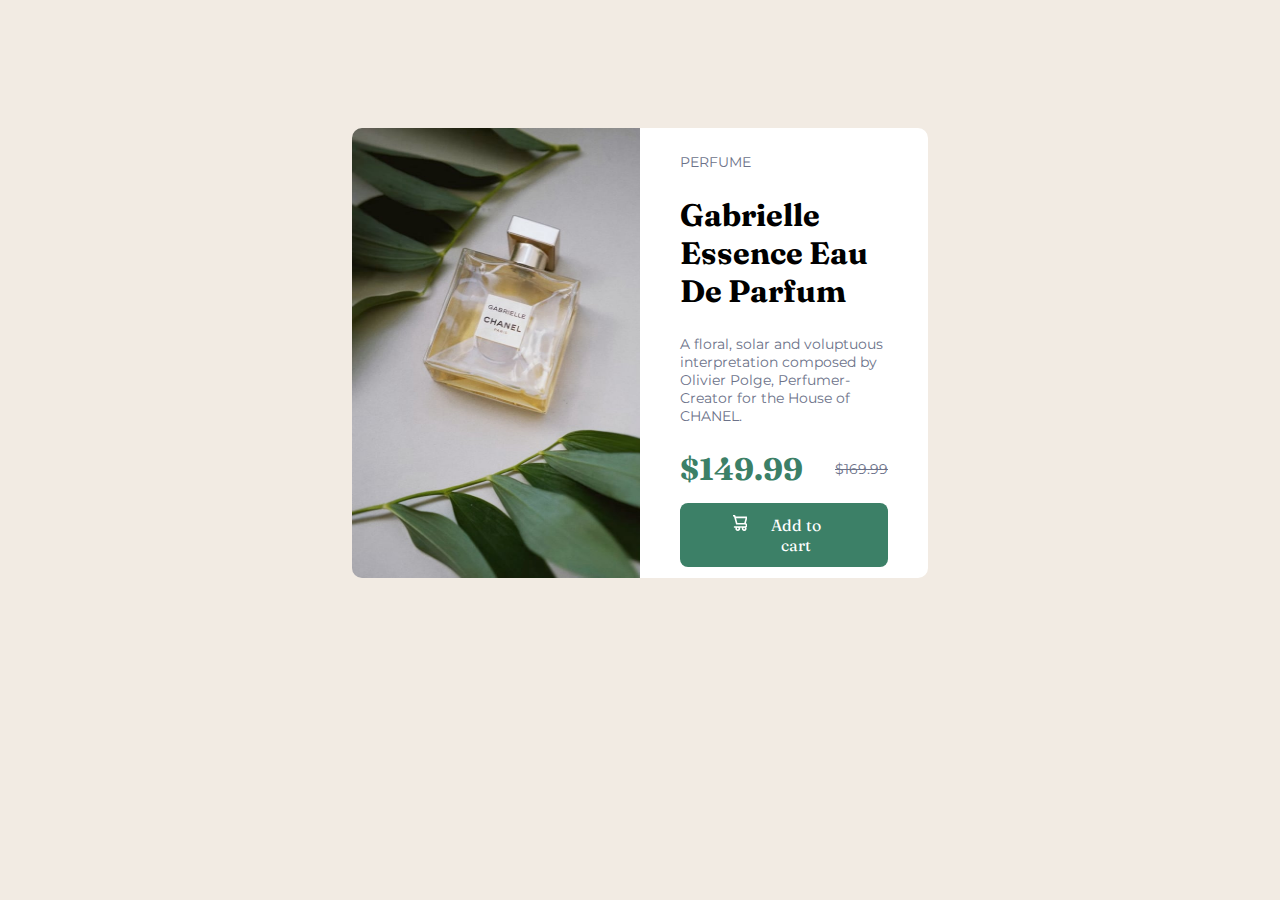
<file: index.html>
<!DOCTYPE html>
<html lang="en">
<head>
  <meta charset="UTF-8">
  <meta name="viewport" content="width=device-width, initial-scale=1.0"> <!-- displays site properly based on user's device -->

  <link rel="icon" type="image/png" sizes="32x32" href="./images/favicon-32x32.png">
  <title>Frontend Mentor | Product preview card component</title>
  <link rel="stylesheet" href="style.css">
  
</head>
<body>
<div class="container">
<img src="images/image-product-desktop.jpg">
<div class="info">
  <p>PERFUME</p>
  <h1> 
     Gabrielle Essence Eau De Parfum
  </h1>
  <p>
    A floral, solar and voluptuous interpretation composed by Olivier Polge, 
    Perfumer-Creator for the House of CHANEL.
  </p>
<div class="price"><h1>  $149.99 </h1>
  <p>  $169.99</p></div>
<button><svg width="15" height="16" xmlns="http://www.w3.org/2000/svg"><path d="M14.383 10.388a2.397 2.397 0 0 0-1.518-2.222l1.494-5.593a.8.8 0 0 0-.144-.695.8.8 0 0 0-.631-.28H2.637L2.373.591A.8.8 0 0 0 1.598 0H0v1.598h.983l1.982 7.4a.8.8 0 0 0 .799.59h8.222a.8.8 0 0 1 0 1.599H1.598a.8.8 0 1 0 0 1.598h.943a2.397 2.397 0 1 0 4.507 0h1.885a2.397 2.397 0 1 0 4.331-.376 2.397 2.397 0 0 0 1.12-2.021ZM11.26 7.99H4.395L3.068 3.196h9.477L11.26 7.991Zm-6.465 6.392a.8.8 0 1 1 0-1.598.8.8 0 0 1 0 1.598Zm6.393 0a.8.8 0 1 1 0-1.598.8.8 0 0 1 0 1.598Z" fill="#FFF"/></svg> Add to cart</button>
</div>
</div>
</body>
</html>
</file>
<file: style.css>
@import url('https://fonts.googleapis.com/css2?family=Montserrat:wght@500;700&display=swap');
@import url('https://fonts.googleapis.com/css2?family=Fraunces:opsz,wght@9..144,700&family=Montserrat:wght@500;700&display=swap');
*{
    margin: 0;
    padding: 0;
    box-sizing: border-box;
}
body{background-color:  hsl(30, 38%, 92%);
    font-family: 'Fraunces', serif;
    font-size: 14px;
    
}
p{
    color: hsl(228, 12%, 48%);
}
.container{
    width: 45%;
    margin:auto;
    margin-top: 10%;
display: flex;
 }
.container img{
    width: 50%;
   border-top-left-radius: 10px;
   border-bottom-left-radius: 10px;
   height: 450px;
}
.info{
    width: 300px;
    background-color: white;
    padding-left:  40px;
    padding-right: 40px;
    border-top-right-radius: 10px;
    border-bottom-right-radius: 10px;
}
.info p {
    padding: 25px 0px 25px 0px;
    font-family: 'Montserrat', sans-serif;
}
.info h1{
    font-size: 31px;
}
.price{
    display: flex;
    justify-content: space-between;
    text-align: center;
}
.price p{
    margin-top: -15px;
  color: hsl(228, 12%, 48%);
  text-decoration: line-through;
}
.price h1{
    color: hsl(158, 36%, 37%);
}
button{
    background-color: hsl(158, 36%, 37%);
    padding: 12px 53px;
    border: none;
    font-size: 16px;
    font-family: 'Fraunces', serif;
    border-radius: 8px;
    color: white;
    display: flex;
    margin-bottom: 10px;
}
button svg{
    margin-right: 10px;
}
button:hover{
    background-color: hsl(159, 47%, 15%) ;
}
/* responsive design */
@media only screen and (max-width: 750px){
.container{flex-wrap: wrap;}
.container img{width: 90%;}
.info{width: 90%;}
button{width: 90%;padding: 10px 20px;}
}
@media only screen and (max-width: 640px){
    .info{padding-left: 10px;
    padding-right: 10px;
    }
    button svg{
        margin-right: 10px;
    }
    button{
        padding: 10px 55px;
    }
    .info h1{
        font-size: 18px;
    }
    .info{
        width: 90%;
    }
    .container{width: 90%;}
}
</file>
